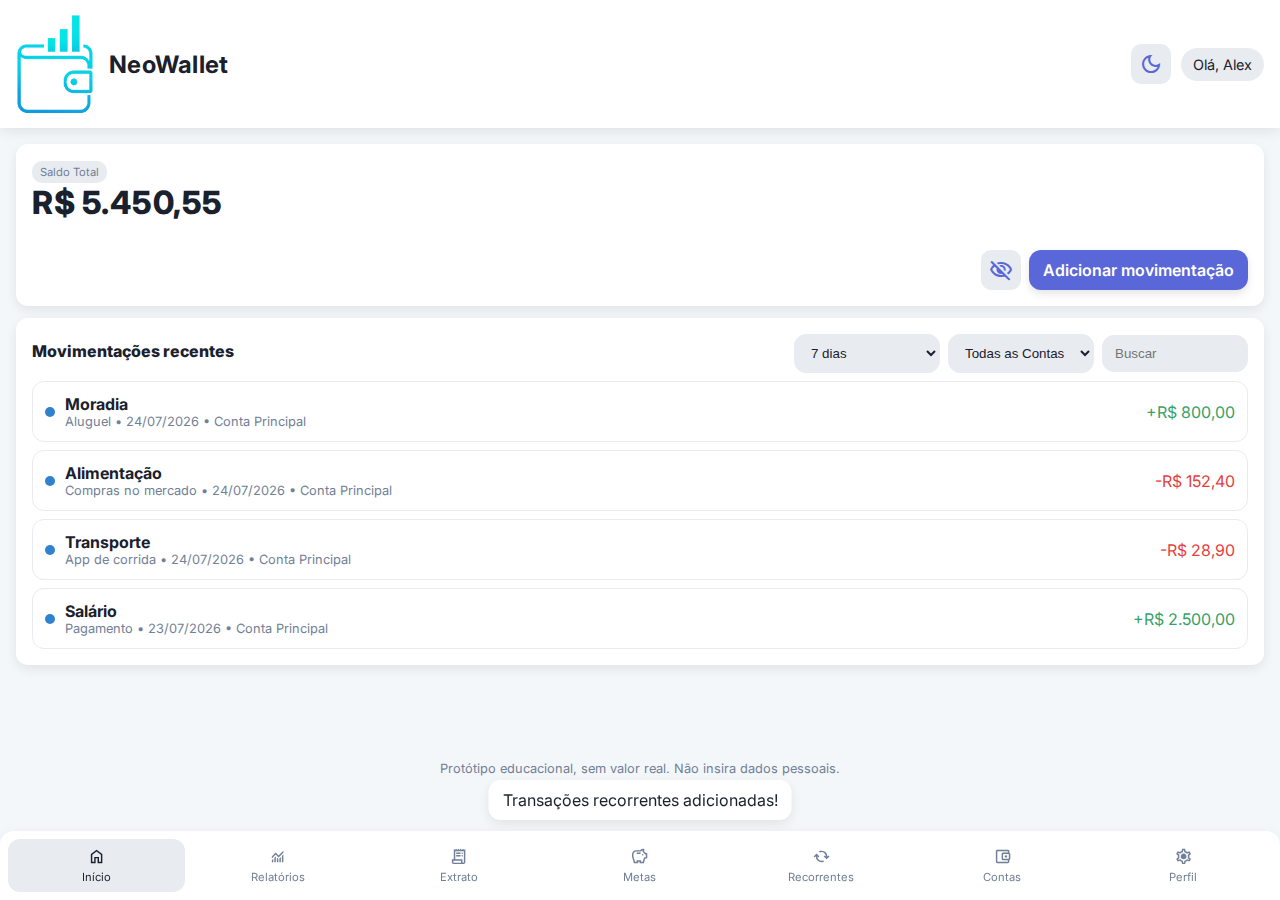
<file: index.html>
<!DOCTYPE html>
<html lang="pt-BR">
  <head>
    <meta charset="utf-8" />
    <meta name="viewport" content="width=device-width, initial-scale=1" />
    <title>NeoWallet — Controle de Finanças</title>
    <meta
      name="description"
      content="Controle de finanças pessoais (somente UI). Sem marcas reais. HTML, CSS e JS puro."
    />
    <link rel="preconnect" href="https://fonts.googleapis.com" />
    <link rel="preconnect" href="https://fonts.gstatic.com" crossorigin />
    <link
      href="https://fonts.googleapis.com/css2?family=Inter:wght@400;600;700;800&display=swap"
      rel="stylesheet"
    />
    <link
      href="https://fonts.googleapis.com/css2?family=Material+Symbols+Outlined:opsz,wght,FILL,GRAD@20..48,100..700,0..1,-50..200"
      rel="stylesheet"
    />
    <style>
      /* ============================
      NeoWallet — CSS (mobile-first)
      ============================ */
      :root {
        --bg: #f4f7f9;
        --surface: #ffffff;
        --surface-2: #e8ecf1;
        --text: #1a202c;
        --muted: #718096;
        --primary: #5a67d8;
        --primary-contrast: #ffffff;
        --accent: #3182ce;
        --danger: #e53e3e;
        --warning: #dd6b20;
        --success: #38a169;
        --shadow: 0 4px 12px rgba(0, 0, 0, 0.08);
        --radius: 12px;
      }
      body[data-theme="dark"] {
        --bg: #1a202c;
        --surface: #2d3748;
        --surface-2: #4a5568;
        --text: #e2e8f0;
        --muted: #a0aec0;
        --primary: #667eea;
        --primary-contrast: #ffffff;
        --accent: #63b3ed;
        --danger: #e53e3e;
        --warning: #dd6b20;
        --success: #48bb78;
        --shadow: 0 4px 12px rgba(0, 0, 0, 0.4);
      }

      /* Scrollbar moderna */
      ::-webkit-scrollbar {
        width: 8px;
        background-color: var(--surface-2);
        border-radius: 10px;
      }
      ::-webkit-scrollbar-thumb {
        background-color: var(--muted);
        border-radius: 10px;
      }
      body[data-theme="dark"] ::-webkit-scrollbar-track {
        background-color: var(--surface-2);
      }
      body[data-theme="dark"] ::-webkit-scrollbar-thumb {
        background-color: var(--muted);
      }

      * {
        box-sizing: border-box;
      }
      html,
      body {
        height: 100%;
        margin: 0;
        font-family: "Inter", ui-sans-serif, system-ui, -apple-system, Segoe UI,
          Roboto, Ubuntu, Cantarell, Noto Sans, Arial, "Apple Color Emoji",
          "Segoe UI Emoji";
        background: var(--bg);
        color: var(--text);
        transition: background-color 0.3s, color 0.3s;
      }
      a {
        color: inherit;
        text-decoration: none;
      }
      button {
        font: inherit;
        cursor: pointer;
        transition: background-color 0.2s, transform 0.08s;
      }
      .container {
        padding: 16px;
        padding-bottom: 80px;
        transition: opacity 0.3s;
      }
      .container.fade-out {
        opacity: 0;
      }

      /* App Shell */
      .appbar {
        position: sticky;
        top: 0;
        z-index: 10;
        display: flex;
        align-items: center;
        justify-content: space-between;
        padding: 14px 16px;
        background: var(--surface);
        box-shadow: var(--shadow);
      }
      .appbar-title {
        display: flex;
        align-items: center;
        gap: 8px;
        font-size: 1.5rem;
        font-weight: 700;
        letter-spacing: 0.3px;
      }
      .appbar-title img {
        height: 100px;
        width: auto;
      }
      .appbar-actions {
        display: flex;
        gap: 10px;
        align-items: center;
      }
      .chip {
        background: var(--surface-2);
        padding: 8px 12px;
        border-radius: 999px;
        font-size: 0.9rem;
      }
      .bottomnav {
        position: fixed;
        bottom: 0;
        left: 0;
        right: 0;
        z-index: 10;
        display: flex;
        justify-content: space-around;
        gap: 4px;
        background: var(--surface);
        box-shadow: var(--shadow);
        padding: 8px;
        border-top-left-radius: 14px;
        border-top-right-radius: 14px;
      }
      .bottomnav a {
        display: flex;
        flex-direction: column;
        align-items: center;
        justify-content: center;
        padding: 8px 6px;
        border-radius: 12px;
        font-size: 0.7rem;
        color: var(--muted);
        flex: 1;
        transition: background-color 0.2s, color 0.2s;
      }
      .bottomnav a:hover {
        background: var(--surface-2);
        color: var(--text);
      }
      .bottomnav a .icon {
        font-size: 1.2rem;
        margin-bottom: 4px;
      }
      .bottomnav a.active {
        background: var(--surface-2);
        color: var(--text);
      }

      /* Card */
      .card {
        background: var(--surface);
        padding: 16px;
        border-radius: var(--radius);
        box-shadow: var(--shadow);
      }
      .row {
        display: flex;
        gap: 12px;
      }
      .row.wrap {
        flex-wrap: wrap;
      }
      .row.center {
        align-items: center;
      }
      .col {
        display: flex;
        flex-direction: column;
        gap: 12px;
      }

      /* Botões */
      .btn {
        background: var(--primary);
        color: var(--primary-contrast);
        border: none;
        padding: 10px 14px;
        border-radius: 12px;
        font-weight: 600;
        transition: transform 0.08s ease, box-shadow 0.2s;
        box-shadow: 0 4px 8px rgba(0, 0, 0, 0.1);
      }
      .btn:hover {
        box-shadow: 0 6px 12px rgba(0, 0, 0, 0.15);
      }
      .btn:active {
        transform: translateY(1px) scale(0.99);
      }
      .btn.ghost {
        background: var(--surface-2);
        color: var(--text);
        box-shadow: none;
      }
      .btn.ghost:hover {
        background: var(--muted);
        color: var(--surface);
      }
      .btn.tonal {
        background: var(--surface-2);
        color: var(--primary);
        box-shadow: none;
      }
      .btn.tonal:hover {
        background: var(--muted);
        color: var(--surface);
      }
      .btn.icon {
        padding: 8px;
        border-radius: 10px;
        display: inline-flex;
        align-items: center;
        justify-content: center;
        color: var(--primary);
        background: var(--surface-2);
        box-shadow: none;
      }
      .btn.icon svg {
        width: 20px;
        height: 20px;
      }
      body[data-theme="dark"] .btn.icon {
        color: var(--primary);
      }

      .balance {
        font-size: 2rem;
        font-weight: 800;
        letter-spacing: 0.5px;
      }
      .balance.masked {
        font-size: 1.5rem;
        letter-spacing: 2px;
      }

      .actions {
        display: grid;
        grid-template-columns: repeat(3, 1fr);
        gap: 10px;
      }
      @media (min-width: 768px) {
        .actions {
          grid-template-columns: repeat(4, 1fr);
        }
      }

      .list {
        display: flex;
        flex-direction: column;
        gap: 8px;
      }
      .item {
        display: flex;
        align-items: center;
        justify-content: space-between;
        padding: 12px;
        border-radius: 12px;
        background: var(--surface);
        border: 1px solid var(--surface-2);
        transition: background-color 0.2s, box-shadow 0.2s;
      }
      .item:hover {
        background: var(--surface-2);
      }
      .item .left {
        display: flex;
        gap: 10px;
        align-items: center;
      }
      .item .dot {
        width: 10px;
        height: 10px;
        border-radius: 50%;
        background: var(--accent);
      }
      .item .title {
        font-weight: 700;
      }
      .item .subtitle {
        font-size: 0.8rem;
        color: var(--muted);
      }
      .amount.plus {
        color: var(--success);
      }
      .amount.minus {
        color: var(--danger);
      }

      .section-title {
        font-size: 1rem;
        font-weight: 800;
        margin: 2px 0 8px;
      }

      /* Inputs */
      .field {
        display: flex;
        flex-direction: column;
        gap: 6px;
      }
      .field label {
        font-size: 0.85rem;
        color: var(--muted);
      }
      .input,
      select,
      textarea {
        width: 100%;
        padding: 10px 12px;
        border-radius: 12px;
        border: 1px solid var(--surface-2);
        outline: none;
        background: var(--surface-2);
        color: var(--text);
        transition: border-color 0.2s;
      }
      .input:focus,
      select:focus,
      textarea:focus {
        border-color: var(--primary);
      }
      body[data-theme="dark"] .input,
      body[data-theme="dark"] select,
      body[data-theme="dark"] textarea {
        border-color: #4a5568;
        background: #2d3748;
      }

      /* Modals */
      .modal-backdrop {
        position: fixed;
        inset: 0;
        background: rgba(0, 0, 0, 0.5);
        display: none;
        align-items: center;
        justify-content: center;
        z-index: 50;
        transition: opacity 0.3s;
      }
      .modal {
        width: min(520px, 92vw);
        background: var(--surface);
        border-radius: 18px;
        padding: 16px;
        box-shadow: var(--shadow);
        border: 1px solid var(--surface-2);
      }
      .modal-header {
        display: flex;
        align-items: center;
        justify-content: space-between;
        margin-bottom: 8px;
      }

      /* Toast */
      .toast {
        position: fixed;
        left: 50%;
        transform: translateX(-50%);
        bottom: 80px;
        background: var(--surface);
        padding: 10px 14px;
        border-radius: 12px;
        display: none;
        box-shadow: var(--shadow);
      }

      /* Skeleton */
      .skeleton {
        background: linear-gradient(
          90deg,
          var(--surface-2) 25%,
          var(--muted) 50%,
          var(--surface-2) 75%
        );
        background-size: 200% 100%;
        animation: shimmer 1.2s infinite;
        border-radius: 12px;
        height: 16px;
      }
      body[data-theme="dark"] .skeleton {
        background: linear-gradient(
          90deg,
          #4a5568 25%,
          #718096 50%,
          #4a5568 75%
        );
      }
      @keyframes shimmer {
        0% {
          background-position: 200% 0;
        }
        100% {
          background-position: -200% 0;
        }
      }

      /* Responsive */
      @media (min-width: 768px) {
        .grid-2 {
          display: grid;
          grid-template-columns: 1.1fr 1fr;
          gap: 12px;
        }
      }

      footer.note {
        text-align: center;
        font-size: 0.8rem;
        color: var(--muted);
        padding: 16px;
      }
      .badge {
        display: inline-block;
        font-size: 0.7rem;
        padding: 4px 8px;
        border-radius: 10px;
        background: var(--surface-2);
        color: var(--muted);
      }

      /* Progess Bar */
      .progress-bar-container {
        width: 100%;
        background-color: var(--surface-2);
        border-radius: 999px;
        height: 8px;
        overflow: hidden;
      }
      .progress-bar {
        background-color: var(--primary);
        height: 100%;
        border-radius: 999px;
        transition: width 0.3s ease-in-out;
      }
      .progress-bar.success {
        background-color: var(--success);
      }
      .progress-bar.danger {
        background-color: var(--danger);
      }

      /* Empty State */
      .empty-state {
        text-align: center;
        padding: 32px 16px;
        color: var(--muted);
      }
      .empty-state svg {
        width: 80px;
        height: 80px;
        margin-bottom: 12px;
      }
      .empty-state .material-symbols-outlined {
        font-size: 4rem;
        margin-bottom: 1rem;
      }

      /* Pie Chart */
      .pie-chart {
        width: 100%;
        height: 200px;
        display: flex;
        justify-content: center;
        align-items: center;
      }
      .pie-chart svg {
        width: 180px;
        height: 180px;
        transform: rotate(-90deg);
      }
      .pie-chart-legend {
        list-style: none;
        padding: 0;
        display: flex;
        flex-wrap: wrap;
        gap: 8px;
        font-size: 0.8rem;
      }
      .pie-chart-legend li {
        display: flex;
        align-items: center;
      }
      .pie-chart-legend li .dot {
        width: 8px;
        height: 8px;
        border-radius: 50%;
        margin-right: 6px;
      }
    </style>
  </head>
  <body>
    <header class="appbar" role="banner">
      <div class="appbar-title" aria-label="Aplicativo NeoWallet">
        <img src="logo.png" alt="Logo do NeoWallet" />
        <span>NeoWallet</span>
      </div>
      <div class="appbar-actions">
        <button
          id="themeToggle"
          class="btn icon"
          aria-label="Alternar tema"
          title="Tema claro/escuro"
        >
          <span class="material-symbols-outlined">light_mode</span>
        </button>
        <span class="chip" aria-live="polite" id="greeting">Olá</span>
      </div>
    </header>

    <main id="view" class="container" role="main" aria-live="polite"></main>

    <nav class="bottomnav" role="navigation" aria-label="Navegação inferior">
      <a href="#/dashboard" id="nav-dashboard" aria-label="Início">
        <span class="icon material-symbols-outlined">home</span
        ><span>Início</span>
      </a>
      <a href="#/relatorios" id="nav-relatorios" aria-label="Relatórios">
        <span class="icon material-symbols-outlined">monitoring</span
        ><span>Relatórios</span>
      </a>
      <a href="#/extrato" id="nav-extrato" aria-label="Extrato">
        <span class="icon material-symbols-outlined">receipt_long</span
        ><span>Extrato</span>
      </a>
      <a href="#/metas" id="nav-metas" aria-label="Metas">
        <span class="icon material-symbols-outlined">savings</span
        ><span>Metas</span>
      </a>
      <a href="#/recorrentes" id="nav-recorrentes" aria-label="Recorrentes">
        <span class="icon material-symbols-outlined">cached</span
        ><span>Recorrentes</span>
      </a>
      <a href="#/contas" id="nav-contas" aria-label="Contas">
        <span class="icon material-symbols-outlined"
          >account_balance_wallet</span
        ><span>Contas</span>
      </a>
      <a href="#/perfil" id="nav-perfil" aria-label="Perfil">
        <span class="icon material-symbols-outlined">settings</span
        ><span>Perfil</span>
      </a>
    </nav>

    <footer class="note">
      Protótipo educacional, sem valor real. Não insira dados pessoais.
    </footer>

    <div
      class="modal-backdrop"
      id="modalBackdrop"
      role="dialog"
      aria-modal="true"
      aria-hidden="true"
    ></div>
    <div class="toast" id="toast" role="status" aria-live="polite"></div>

    <script>
      // ============================
      // NeoWallet — JS puro
      // ============================
      const $ = (s) => document.querySelector(s);
      const $$ = (s) => document.querySelectorAll(s);

      const StorageKey = "neowallet.v5";
      const State = {
        data: null,
        load() {
          try {
            const raw = localStorage.getItem(StorageKey);
            if (raw) {
              this.data = JSON.parse(raw);
            }
          } catch {}
          if (!this.data) this.data = this.seed();
        },
        save() {
          localStorage.setItem(StorageKey, JSON.stringify(this.data));
        },
        reset() {
          localStorage.removeItem(StorageKey);
          this.data = this.seed();
        },
        seed() {
          const mainAccountId = uid();
          return {
            theme: "light",
            balanceVisible: true,
            profile: { name: "Alex", email: "alex@example.com", lang: "pt-BR" },
            accounts: [
              { id: mainAccountId, name: "Conta Principal", balance: 1250.55 },
              { id: uid(), name: "Poupança", balance: 5000.0 },
            ],
            categories: [
              { name: "Moradia", budget: 800 },
              { name: "Alimentação", budget: 400 },
              { name: "Transporte", budget: 150 },
              { name: "Lazer", budget: 200 },
              { name: "Saúde", budget: 100 },
              { name: "Outros", budget: 0 },
            ],
            tx: [
              {
                id: uid(),
                date: daysAgo(1),
                type: "crédito",
                category: "Salário",
                desc: "Pagamento",
                amount: 2500.0,
                accountId: mainAccountId,
              },
              {
                id: uid(),
                date: daysAgo(0),
                type: "débito",
                category: "Alimentação",
                desc: "Compras no mercado",
                amount: -152.4,
                accountId: mainAccountId,
              },
              {
                id: uid(),
                date: daysAgo(0),
                type: "débito",
                category: "Transporte",
                desc: "App de corrida",
                amount: -28.9,
                accountId: mainAccountId,
              },
            ],
            recurringTx: [
              {
                id: uid(),
                name: "Aluguel",
                amount: 800,
                category: "Moradia",
                type: "débito",
                accountId: mainAccountId,
                frequency: "monthly",
                lastAddedDate: daysAgo(30),
              },
              {
                id: uid(),
                name: "Assinatura de streaming",
                amount: 29.9,
                category: "Lazer",
                type: "débito",
                accountId: mainAccountId,
                frequency: "monthly",
                lastAddedDate: daysAgo(15),
              },
            ],
            goals: [
              {
                id: uid(),
                name: "Reserva de Emergência",
                target: 10000,
                saved: 5000,
                deadline: "2026-12-31",
              },
              {
                id: uid(),
                name: "Viagem para a praia",
                target: 2500,
                saved: 500,
                deadline: "2026-06-30",
              },
            ],
          };
        },
      };

      function uid() {
        return Math.random().toString(36).slice(2, 10);
      }
      function daysAgo(n) {
        const d = new Date();
        d.setDate(d.getDate() - n);
        return d.toISOString();
      }
      function formatBRL(v) {
        return v.toLocaleString("pt-BR", {
          style: "currency",
          currency: "BRL",
        });
      }

      function toast(msg) {
        const t = $("#toast");
        t.textContent = msg;
        t.style.display = "block";
        clearTimeout(t._h);
        t._h = setTimeout(() => (t.style.display = "none"), 2200);
      }

      function setTheme(theme) {
        document.body.dataset.theme = theme;
        const icon = $("#themeToggle .material-symbols-outlined");
        icon.textContent = theme === "dark" ? "light_mode" : "dark_mode";
      }

      function setActiveNav() {
        $$(".bottomnav a").forEach((a) => a.classList.remove("active"));
        const hash = location.hash.replace("#/", "") || "dashboard";
        const el = document.getElementById("nav-" + hash);
        if (el) el.classList.add("active");
      }

      function checkRecurringTx() {
        const now = new Date();
        let changed = false;
        State.data.recurringTx.forEach((rtx) => {
          const last = new Date(rtx.lastAddedDate);
          let shouldAdd = false;

          if (
            (rtx.frequency === "monthly" &&
              now.getMonth() !== last.getMonth()) ||
            now.getFullYear() !== last.getFullYear()
          ) {
            shouldAdd = true;
          } else if (
            rtx.frequency === "weekly" &&
            now.getDate() - last.getDate() >= 7
          ) {
            shouldAdd = true;
          }

          if (shouldAdd) {
            const account = State.data.accounts.find(
              (acc) => acc.id === rtx.accountId
            );
            if (account) {
              account.balance +=
                rtx.type === "crédito"
                  ? Math.abs(rtx.amount)
                  : -Math.abs(rtx.amount);
            }
            State.data.tx.push({
              id: uid(),
              date: now.toISOString(),
              type: rtx.type,
              category: rtx.category,
              desc: rtx.name,
              amount: rtx.amount,
              accountId: rtx.accountId,
            });
            rtx.lastAddedDate = now.toISOString();
            changed = true;
          }
        });

        if (changed) {
          State.save();
          toast("Transações recorrentes adicionadas!");
        }
      }

      // Router
      const Routes = {
        dashboard: renderDashboard,
        relatorios: renderRelatorios,
        extrato: renderTransactions,
        metas: renderMetas,
        contas: renderAccounts,
        recorrentes: renderRecurringTx,
        perfil: renderProfile,
      };

      function navigate() {
        setActiveNav();
        checkRecurringTx();
        const hash = (location.hash || "#/dashboard").replace("#/", "");
        const view = $("#view");

        view.classList.add("fade-out");
        setTimeout(() => {
          const fn = Routes[hash] || Routes.dashboard;
          view.innerHTML = "";
          fn(view);
          view.classList.remove("fade-out");
        }, 300);
      }

      // ---------- Modals ----------
      function openModal(title, contentHTML, actionsHTML) {
        const b = $("#modalBackdrop");
        b.innerHTML = `
        <div class="modal" role="document">
          <div class="modal-header">
            <strong>${title}</strong>
            <button class="btn ghost" aria-label="Fechar" onclick="closeModal()">✕</button>
          </div>
          <div class="col">${contentHTML}</div>
          <div class="row" style="margin-top:12px; justify-content:flex-end; gap:8px">${
            actionsHTML || ""
          }</div>
        </div>`;
        b.style.display = "flex";
        b.setAttribute("aria-hidden", "false");
        b.addEventListener("click", (e) => {
          if (e.target === b) closeModal();
        });
        const first = b.querySelector("input,select,textarea,button");
        if (first) first.focus();
      }
      function closeModal() {
        const b = $("#modalBackdrop");
        b.style.display = "none";
        b.setAttribute("aria-hidden", "true");
        b.innerHTML = "";
        navigate();
      }

      // ---------- CSV ----------
      function exportCSV() {
        const rows = [
          ["id", "data", "tipo", "categoria", "descricao", "valor", "conta"],
        ];
        State.data.tx.forEach((t) =>
          rows.push([
            t.id,
            new Date(t.date).toISOString(),
            t.type,
            t.category,
            t.desc,
            t.amount,
            State.data.accounts.find((acc) => acc.id === t.accountId)?.name ||
              "N/A",
          ])
        );
        const csv = rows
          .map((r) =>
            r
              .map((cell) =>
                typeof cell === "string" && cell.includes(",")
                  ? `"${cell.replace(/"/g, '""')}"`
                  : cell
              )
              .join(",")
          )
          .join("\n");
        const blob = new Blob([csv], { type: "text/csv;charset=utf-8;" });
        const a = document.createElement("a");
        a.href = URL.createObjectURL(blob);
        a.download = "extrato_neowallet.csv";
        a.click();
        URL.revokeObjectURL(a.href);
        toast("CSV exportado");
      }

      function getTotalBalance() {
        return State.data.accounts.reduce(
          (sum, account) => sum + account.balance,
          0
        );
      }

      // ---------- Screens ----------
      function renderDashboard(root) {
        const d = State.data;
        $("#greeting").textContent = `Olá, ${d.profile.name}`;

        const totalBalance = getTotalBalance();
        const balanceValue = d.balanceVisible
          ? formatBRL(totalBalance)
          : "••••••";

        const accountOptions = d.accounts
          .map((acc) => `<option value="${acc.id}">${acc.name}</option>`)
          .join("");

        const alertsHTML = checkAlerts();

        const listHTML = d.tx
          .slice()
          .sort((a, b) => new Date(b.date) - new Date(a.date))
          .slice(0, 8)
          .map(txItem)
          .join("");

        root.innerHTML = `
        ${
          alertsHTML
            ? `<section class="card" style="margin-bottom: 12px;"><div class="section-title" style="color: var(--danger);">Alertas</div><div class="list">${alertsHTML}</div></section>`
            : ""
        }
        
        <section class="card" aria-label="Resumo do Saldo">
          <div class="col">
           <div>
            <div class="badge">Saldo Total</div>
            <div class="balance ${
              !d.balanceVisible ? "masked" : ""
            }" id="balanceValue">${balanceValue}</div>
           </div>
           <div class="row center" style="gap:8px; margin-top: 16px; justify-content: flex-end;">
            <button class="btn icon" aria-label="Mostrar/Ocultar saldo" onclick="toggleBalanceVisibility()">
             ${
               d.balanceVisible
                 ? '<span class="material-symbols-outlined">visibility_off</span>'
                 : '<span class="material-symbols-outlined">visibility</span>'
             }
            </button>
            <button class="btn" aria-label="Adicionar movimentação" onclick="uiAddTx()">Adicionar movimentação</button>
           </div>
          </div>
        </section>

        <section class="card" style="margin-top:12px" aria-label="Extrato recente">
          <div class="row center" style="justify-content:space-between;">
            <div class="section-title">Movimentações recentes</div>
            <div class="row center" style="gap:8px">
              <select id="txFilter" class="input" aria-label="Filtro de período">
                <option value="7">7 dias</option>
                <option value="30">30 dias</option>
                <option value="all">Tudo</option>
              </select>
              <select id="accountFilter" class="input" aria-label="Filtro de conta">
                <option value="all">Todas as Contas</option>
                ${accountOptions}
              </select>
              <input id="txSearch" class="input" placeholder="Buscar" aria-label="Buscar" />
            </div>
          </div>
          <div id="txList" class="list" style="margin-top:8px">${
            listHTML ||
            emptyState("Nenhuma movimentação para exibir.", "list_alt")
          }</div>
        </section>
      `;

        const updateTxList = () => {
          const days = $("#txFilter").value;
          const accountId = $("#accountFilter").value;
          const q = ($("#txSearch").value || "").toLowerCase();
          const now = new Date();
          const items = State.data.tx
            .filter((t) => {
              const inDays =
                days === "all"
                  ? true
                  : (now - new Date(t.date)) / (1000 * 60 * 60 * 24) <=
                    parseInt(days);
              const matchesAccount =
                accountId === "all" ? true : t.accountId === accountId;
              const matches = (t.category + " " + t.desc)
                .toLowerCase()
                .includes(q);
              return inDays && matchesAccount && matches;
            })
            .sort((a, b) => new Date(b.date) - new Date(a.date));
          $("#txList").innerHTML =
            items.map(txItem).join("") ||
            emptyState("Nenhuma movimentação para exibir.", "list_alt");
        };
        $("#txFilter").addEventListener("change", updateTxList);
        $("#accountFilter").addEventListener("change", updateTxList);
        $("#txSearch").addEventListener("input", updateTxList);
      }

      function checkAlerts() {
        const now = new Date();
        const startOfMonth = new Date(now.getFullYear(), now.getMonth(), 1);
        let alerts = [];

        // Checar orçamentos
        const monthlyExpenses = State.data.tx
          .filter((t) => t.amount < 0 && new Date(t.date) >= startOfMonth)
          .reduce((acc, t) => {
            acc[t.category] = (acc[t.category] || 0) + Math.abs(t.amount);
            return acc;
          }, {});

        State.data.categories.forEach((cat) => {
          if (cat.budget > 0) {
            const spent = monthlyExpenses[cat.name] || 0;
            const progress = spent / cat.budget;
            if (progress >= 1) {
              alerts.push(`O orçamento de **${cat.name}** foi atingido!`);
            } else if (progress >= 0.8) {
              alerts.push(
                `Atenção: o orçamento de **${cat.name}** está quase no limite.`
              );
            }
          }
        });

        // Checar metas
        State.data.goals.forEach((goal) => {
          const deadline = new Date(goal.deadline);
          const remainingDays = (deadline - now) / (1000 * 60 * 60 * 24);
          if (
            remainingDays > 0 &&
            remainingDays <= 30 &&
            goal.saved < goal.target
          ) {
            alerts.push(
              `Faltam ${Math.round(
                remainingDays
              )} dias para o prazo da meta **${goal.name}**.`
            );
          }
        });

        if (alerts.length === 0) return "";

        return alerts
          .map(
            (msg) =>
              `<div class="item"><div class="left"><span class="material-symbols-outlined" style="color: var(--danger);">warning</span><div class="subtitle">${msg}</div></div></div>`
          )
          .join("");
      }

      function renderRelatorios(root) {
        const now = new Date();
        const startOfMonth = new Date(now.getFullYear(), now.getMonth(), 1);
        const thisMonthTx = State.data.tx.filter(
          (t) => new Date(t.date) >= startOfMonth
        );

        const totalReceita = thisMonthTx
          .filter((t) => t.type === "crédito")
          .reduce((sum, t) => sum + t.amount, 0);
        const totalDespesa = thisMonthTx
          .filter((t) => t.type === "débito")
          .reduce((sum, t) => sum + t.amount, 0);

        root.innerHTML = `
            <div class="card" style="margin-bottom:12px;">
                <div class="section-title">Resumo do Mês</div>
                <div class="row wrap center">
                    <div class="col" style="flex:1;">
                        <span class="subtitle" style="color: var(--success);">Receita Total</span>
                        <div style="font-size:1.2rem; font-weight:700;">${formatBRL(
                          totalReceita
                        )}</div>
                    </div>
                    <div class="col" style="flex:1;">
                        <span class="subtitle" style="color: var(--danger);">Despesa Total</span>
                        <div style="font-size:1.2rem; font-weight:700;">${formatBRL(
                          totalDespesa
                        )}</div>
                    </div>
                </div>
            </div>
            
            <div class="grid-2">
                <section class="card" aria-label="Gastos do mês">
                    <div class="section-title">Gastos por Categoria (${now.toLocaleString(
                      "pt-BR",
                      { month: "long" }
                    )})</div>
                    ${
                      monthlyExpenseSummary() ||
                      emptyState(
                        "Não há gastos registrados este mês.",
                        "pie_chart"
                      )
                    }
                </section>
                <section class="card" aria-label="Evolução do Saldo">
                    <div class="section-title">Evolução do Saldo</div>
                    <div id="chart" style="min-height: 200px">${renderBalanceChart()}</div>
                </section>
            </div>
            <section class="card" style="margin-top:12px;">
                <div class="section-title">Gráfico de Pizza</div>
                ${
                  renderPieChart() ||
                  emptyState(
                    "Não há despesas para exibir no gráfico.",
                    "pie_chart"
                  )
                }
            </section>
        `;
      }

      function renderBalanceChart() {
        const balanceHistory = getBalanceHistory();
        if (balanceHistory.length < 2) {
          return emptyState(
            "Adicione mais movimentações para ver o gráfico.",
            "analytics"
          );
        }

        const dates = balanceHistory.map((d) => d.date);
        const balances = balanceHistory.map((d) => d.balance);

        const svgWidth = 250;
        const svgHeight = 200;
        const margin = { top: 10, right: 10, bottom: 20, left: 50 };
        const chartWidth = svgWidth - margin.left - margin.right;
        const chartHeight = svgHeight - margin.top - margin.bottom;

        const minBalance = Math.min(...balances);
        const maxBalance = Math.max(...balances);
        const yScale = (balance) =>
          chartHeight -
          ((balance - minBalance) / (maxBalance - minBalance)) * chartHeight +
          margin.top;

        let pathData = "";
        if (balances.length > 0) {
          pathData = balances
            .map((balance, i) => {
              const x = (i / (balances.length - 1)) * chartWidth + margin.left;
              const y = yScale(balance);
              return `${i === 0 ? "M" : "L"} ${x},${y}`;
            })
            .join(" ");
        }

        return `
            <svg width="100%" height="${svgHeight}" viewBox="0 0 ${svgWidth} ${svgHeight}">
              <path d="${pathData}" fill="none" stroke="var(--primary)" stroke-width="2" />
              <g class="y-axis">
                <text x="0" y="${
                  yScale(minBalance) + 5
                }" font-size="10" fill="var(--muted)">${formatBRL(
          minBalance
        )}</text>
                <text x="0" y="${
                  yScale(maxBalance) + 5
                }" font-size="10" fill="var(--muted)">${formatBRL(
          maxBalance
        )}</text>
              </g>
            </svg>
          `;
      }

      function getBalanceHistory() {
        const sortedTx = State.data.tx.sort(
          (a, b) => new Date(a.date) - new Date(b.date)
        );
        if (sortedTx.length === 0) return [];

        const history = [];
        let currentBalance = State.data.accounts.reduce((sum, acc) => {
          const pastTx = sortedTx.filter((t) => new Date(t.date) > new Date());
          return sum + acc.balance - pastTx.reduce((s, t) => s + t.amount, 0);
        }, 0);

        history.push({
          date: new Date().toISOString(),
          balance: currentBalance,
        });

        const now = new Date();
        for (let i = sortedTx.length - 1; i >= 0; i--) {
          if (new Date(sortedTx[i].date) < now) {
            currentBalance -= sortedTx[i].amount;
            history.unshift({
              date: sortedTx[i].date,
              balance: currentBalance,
            });
          }
        }

        return history;
      }

      function renderPieChart() {
        const now = new Date();
        const startOfMonth = new Date(now.getFullYear(), now.getMonth(), 1);
        const thisMonthExpenses = State.data.tx.filter(
          (t) => new Date(t.date) >= startOfMonth && t.amount < 0
        );

        if (thisMonthExpenses.length === 0) return "";

        const expensesByCategory = thisMonthExpenses.reduce((acc, tx) => {
          const cat = tx.category;
          acc[cat] = (acc[cat] || 0) + Math.abs(tx.amount);
          return acc;
        }, {});

        const totalExpenses = Object.values(expensesByCategory).reduce(
          (sum, val) => sum + val,
          0
        );
        if (totalExpenses === 0) return "";

        const colors = [
          "#4299e1",
          "#ed8936",
          "#48bb78",
          "#9f7aea",
          "#e53e3e",
          "#ecc94b",
          "#667eea",
        ];
        let startAngle = 0;
        let legendHTML = "";
        let slicesHTML = "";
        let colorIndex = 0;

        for (const category in expensesByCategory) {
          const value = expensesByCategory[category];
          const percentage = value / totalExpenses;
          const endAngle = startAngle + percentage * 360;

          const x1 = 50 + 40 * Math.cos((Math.PI * startAngle) / 180);
          const y1 = 50 + 40 * Math.sin((Math.PI * startAngle) / 180);
          const x2 = 50 + 40 * Math.cos((Math.PI * endAngle) / 180);
          const y2 = 50 + 40 * Math.sin((Math.PI * endAngle) / 180);
          const largeArcFlag = percentage > 0.5 ? 1 : 0;
          const color = colors[colorIndex % colors.length];

          slicesHTML += `<path d="M 50,50 L ${x1},${y1} A 40,40 0 ${largeArcFlag},1 ${x2},${y2} Z" fill="${color}" />`;
          legendHTML += `<li><span class="dot" style="background:${color}"></span>${category} (${(
            percentage * 100
          ).toFixed(1)}%)</li>`;

          startAngle = endAngle;
          colorIndex++;
        }

        return `
            <div class="row wrap center" style="justify-content:space-between">
                <div class="pie-chart">
                    <svg viewBox="0 0 100 100">${slicesHTML}</svg>
                </div>
                <ul class="pie-chart-legend" style="flex:1">
                    ${legendHTML}
                </ul>
            </div>
          `;
      }

      function txItem(t) {
        const sign = t.amount >= 0 ? "plus" : "minus";
        const date = new Date(t.date).toLocaleDateString("pt-BR");
        const account =
          State.data.accounts.find((acc) => acc.id === t.accountId)?.name ||
          "N/A";
        return `<div class="item" role="listitem">
        <div class="left">
          <div class="dot"></div>
          <div>
            <div class="title">${t.category}</div>
            <div class="subtitle">${t.desc} • ${date} • ${account}</div>
          </div>
        </div>
        <div class="amount ${sign}">${t.amount >= 0 ? "+" : ""}${formatBRL(
          t.amount
        )}</div>
      </div>`;
      }

      function monthlyExpenseSummary() {
        const now = new Date();
        const startOfMonth = new Date(now.getFullYear(), now.getMonth(), 1);
        const thisMonthTx = State.data.tx.filter(
          (t) => new Date(t.date) >= startOfMonth
        );

        if (thisMonthTx.length === 0) {
          return emptyState(
            "Não há gastos registrados neste mês.",
            "pie_chart"
          );
        }

        const totalsByCategory = thisMonthTx.reduce((acc, tx) => {
          if (tx.amount < 0) {
            acc[tx.category] = (acc[tx.category] || 0) + Math.abs(tx.amount);
          }
          return acc;
        }, {});

        const categoriesHTML = State.data.categories
          .map((cat) => {
            const spent = totalsByCategory[cat.name] || 0;
            const budget = cat.budget;
            let progress = 0;
            let progressBarClass = "";

            if (budget > 0) {
              progress = Math.min((spent / budget) * 100, 100);
              if (progress > 80) {
                progressBarClass = "danger";
              } else if (progress > 50) {
                progressBarClass = "warning";
              } else {
                progressBarClass = "success";
              }
            } else {
              progressBarClass = "success";
            }

            return `
                <div>
                    <div class="row center" style="justify-content:space-between">
                        <div class="subtitle">${cat.name}</div>
                        <div class="subtitle">${formatBRL(spent)} / ${formatBRL(
              budget
            )}</div>
                    </div>
                    <div class="progress-bar-container">
                        <div class="progress-bar ${progressBarClass}" style="width: ${progress}%"></div>
                    </div>
                </div>
            `;
          })
          .join("");

        return `
            <div class="col" style="gap:8px">
                ${categoriesHTML}
            </div>
        `;
      }

      function renderTransactions(root) {
        const d = State.data;
        const listHTML = d.tx
          .slice()
          .sort((a, b) => new Date(b.date) - new Date(a.date))
          .map(txItem)
          .join("");

        root.innerHTML = `
        <section class="card" style="margin-top:12px" aria-label="Extrato completo">
          <div class="row center" style="justify-content:space-between;">
            <div class="section-title">Extrato Completo</div>
            <div class="row center" style="gap:8px">
              <button class="btn tonal" onclick="exportCSV()" aria-label="Exportar CSV">Exportar CSV</button>
            </div>
          </div>
          <div id="txList" class="list" style="margin-top:8px">${
            listHTML ||
            emptyState("Nenhuma movimentação para exibir.", "list_alt")
          }</div>
        </section>
        `;
      }

      function renderAccounts(root) {
        const d = State.data;
        const accountListHTML = d.accounts
          .map(
            (acc) => `
            <div class="item">
                <div class="left">
                    <div class="dot" style="background: var(--primary);"></div>
                    <div>
                        <div class="title">${acc.name}</div>
                        <div class="subtitle">${formatBRL(acc.balance)}</div>
                    </div>
                </div>
                <button class="btn ghost" onclick="uiEditAccount('${
                  acc.id
                }')">Editar</button>
            </div>
        `
          )
          .join("");

        root.innerHTML = `
            <section class="card">
                <div class="row center" style="justify-content:space-between;">
                    <div class="section-title">Suas Contas</div>
                    <button class="btn" onclick="uiAddAccount()">Adicionar Conta</button>
                </div>
                <div class="list" style="margin-top:8px">${
                  accountListHTML ||
                  emptyState(
                    "Nenhuma conta cadastrada.",
                    "account_balance_wallet"
                  )
                }</div>
            </section>
        `;
      }

      function renderMetas(root) {
        const goalsHTML = State.data.goals
          .map((goal) => {
            const progress = Math.min((goal.saved / goal.target) * 100, 100);
            const remaining = goal.target - goal.saved;
            const remainingText =
              remaining > 0
                ? `${formatBRL(remaining)} restantes`
                : "Concluída!";
            const deadline = new Date(goal.deadline).toLocaleDateString(
              "pt-BR"
            );

            return `
                <div class="item">
                    <div class="left">
                        <div class="dot"></div>
                        <div>
                            <div class="title">${goal.name}</div>
                            <div class="subtitle">
                                ${formatBRL(goal.saved)} de ${formatBRL(
              goal.target
            )} • Prazo: ${deadline}
                            </div>
                            <div class="progress-bar-container" style="margin-top: 4px; width: 150px;">
                                <div class="progress-bar ${
                                  progress === 100 ? "success" : ""
                                }" style="width: ${progress}%"></div>
                            </div>
                        </div>
                    </div>
                </div>
            `;
          })
          .join("");

        root.innerHTML = `
            <section class="card">
                <div class="row center" style="justify-content:space-between;">
                    <div class="section-title">Metas de Economia</div>
                    <button class="btn" onclick="uiAddGoal()">Nova Meta</button>
                </div>
                <div class="list" style="margin-top:8px;">
                    ${
                      goalsHTML ||
                      emptyState(
                        "Nenhuma meta de economia cadastrada.",
                        "savings"
                      )
                    }
                </div>
            </section>
        `;
      }

      function renderRecurringTx(root) {
        const listHTML = State.data.recurringTx
          .map(
            (rtx) => `
              <div class="item">
                  <div class="left">
                      <div class="dot" style="background: var(--primary);"></div>
                      <div>
                          <div class="title">${rtx.name}</div>
                          <div class="subtitle">${rtx.category} • ${
              rtx.frequency === "monthly" ? "Mensal" : "Semanal"
            } • Conta: ${
              State.data.accounts.find((acc) => acc.id === rtx.accountId)
                ?.name || "N/A"
            }</div>
                      </div>
                  </div>
                  <div class="amount ${
                    rtx.type === "crédito" ? "plus" : "minus"
                  }">${rtx.type === "crédito" ? "+" : ""}${formatBRL(
              rtx.amount
            )}</div>
              </div>
          `
          )
          .join("");

        root.innerHTML = `
              <section class="card">
                  <div class="row center" style="justify-content:space-between;">
                      <div class="section-title">Transações Recorrentes</div>
                      <button class="btn" onclick="uiAddRecurringTx()">Nova Recorrência</button>
                  </div>
                  <div class="list" style="margin-top:8px;">
                      ${
                        listHTML ||
                        emptyState(
                          "Nenhuma transação recorrente cadastrada.",
                          "cached"
                        )
                      }
                  </div>
              </section>
          `;
      }

      function renderCategories(root) {
        const d = State.data;
        const categoryListHTML = d.categories
          .map(
            (cat) => `
              <div class="item">
                  <div class="left">
                      <div class="dot" style="background: var(--primary);"></div>
                      <div>
                          <div class="title">${cat.name}</div>
                          <div class="subtitle">Orçamento: ${formatBRL(
                            cat.budget
                          )}</div>
                      </div>
                  </div>
                  <button class="btn ghost" onclick="uiEditCategory('${
                    cat.name
                  }')">Editar</button>
              </div>
          `
          )
          .join("");

        root.innerHTML = `
              <section class="card">
                  <div class="row center" style="justify-content:space-between;">
                      <div class="section-title">Categorias e Orçamentos</div>
                      <button class="btn" onclick="uiAddCategory()">Adicionar categoria</button>
                  </div>
                  <div class="list" style="margin-top:8px">${
                    categoryListHTML ||
                    emptyState("Nenhuma categoria cadastrada.", "label")
                  }</div>
              </section>
          `;
      }

      function renderProfile(root) {
        const d = State.data;
        root.innerHTML = `
        <section class="card">
          <div class="section-title">Perfil</div>
          <div class="row wrap">
            <div class="field"><label>Nome</label><input id="name" class="input" value="${d.profile.name}" /></div>
            <div class="field"><label>E-mail</label><input id="email" class="input" value="${d.profile.email}" /></div>
          </div>
          <div class="row" style="margin-top:10px; gap:8px">
            <button class="btn" onclick="uiSaveProfile()">Salvar</button>
            <button class="btn ghost" onclick="State.reset(); State.save(); navigate(); toast('App resetado');">Resetar app</button>
          </div>
        </section>

        <section class="card" style="margin-top:12px">
          <div class="section-title">Preferências</div>
          <div class="row" style="gap:8px">
            <button class="btn" onclick="toggleTheme()">Alternar tema</button>
          </div>
          <details style="margin-top:10px">
            <summary>FAQ</summary>
            <p class="subtitle">Este é um protótipo educacional. Não insira dados reais.</p>
          </details>
        </section>
      `;
      }

      // ---------- UI Actions ----------
      function uiAddAccount() {
        openModal(
          "Nova Conta",
          `
            <div class="field"><label>Nome da Conta</label><input id="accName" class="input" placeholder="Ex.: Conta Corrente" /></div>
            <div class="field"><label>Saldo Inicial</label><input id="accBalance" class="input" type="number" step="0.01" value="0" /></div>
          `,
          `
            <button class="btn ghost" onclick="closeModal()">Cancelar</button>
            <button class="btn" onclick="(function(){
                const name = $('#accName').value.trim();
                const balance = parseFloat($('#accBalance').value) || 0;
                if (!name) { toast('Nome inválido'); return; }
                if (State.data.accounts.find(c => c.name === name)) { toast('Conta já existe'); return; }
                State.data.accounts.push({ id: uid(), name, balance });
                State.save();
                closeModal();
                toast('Conta adicionada');
            })()">Salvar</button>
          `
        );
      }

      function uiEditAccount(accountId) {
        const account = State.data.accounts.find((acc) => acc.id === accountId);
        if (!account) return;

        openModal(
          `Editar ${account.name}`,
          `
            <div class="field"><label>Nome da Conta</label><input id="accName" class="input" value="${account.name}" /></div>
            <div class="field"><label>Novo Saldo</label><input id="accBalance" class="input" type="number" step="0.01" value="${account.balance}" /></div>
          `,
          `
            <button class="btn ghost" onclick="closeModal()">Cancelar</button>
            <button class="btn danger" onclick="(function(){
                if(State.data.accounts.length > 1 && confirm('Tem certeza que deseja excluir esta conta? As transações relacionadas não serão removidas.')) {
                    State.data.accounts = State.data.accounts.filter(acc => acc.id !== '${accountId}');
                    State.save();
                    closeModal();
                    toast('Conta excluída');
                } else if(State.data.accounts.length <= 1) {
                    toast('Não é possível excluir a única conta.');
                }
            })()">Excluir</button>
            <button class="btn" onclick="(function(){
                const newName = $('#accName').value.trim();
                const newBalance = parseFloat($('#accBalance').value) || 0;
                if (!newName) { toast('Nome inválido'); return; }
                const oldBalance = account.balance;
                
                account.name = newName;
                account.balance = newBalance;
                
                State.data.balance = getTotalBalance();
                State.save();
                closeModal();
                toast('Conta atualizada');
            })()">Salvar</button>
          `
        );
      }

      function uiAddTx() {
        const categoryOptions = State.data.categories
          .map((cat) => `<option value="${cat.name}">${cat.name}</option>`)
          .join("");
        const accountOptions = State.data.accounts
          .map((acc) => `<option value="${acc.id}">${acc.name}</option>`)
          .join("");
        openModal(
          "Adicionar movimentação",
          `
        <div class="row wrap">
          <div class="field" style="flex:1; min-width:140px">
            <label>Tipo</label>
            <select id="txType" class="input"><option value="crédito">Receita</option><option value="débito">Despesa</option></select>
          </div>
          <div class="field" style="flex:1; min-width:160px">
            <label>Categoria</label>
            <select id="txCat" class="input">${categoryOptions}</select>
          </div>
        </div>
        <div class="field"><label>Descrição</label><input id="txDesc" class="input" placeholder="Ex.: Compras" /></div>
        <div class="row wrap">
          <div class="field" style="flex:1; min-width:140px">
            <label>Valor</label>
            <input id="txVal" class="input" type="number" step="0.01" />
          </div>
          <div class="field" style="flex:1; min-width:180px">
            <label>Conta</label>
            <select id="txAccount" class="input">${accountOptions}</select>
          </div>
        </div>
        <div class="field"><label>Data</label><input id="txDate" class="input" type="date" value="${new Date()
          .toISOString()
          .slice(0, 10)}" /></div>
      `,
          `
        <button class="btn ghost" onclick="closeModal()">Cancelar</button>
        <button class="btn" onclick="(function(){
          const type=$('#txType').value; const cat=$('#txCat').value||'Outros'; const desc=$('#txDesc').value||''; const v=parseFloat($('#txVal').value||'0'); const dt=$('#txDate').value||new Date().toISOString().slice(0,10); const accountId = $('#txAccount').value;
          if(isNaN(v)||v===0){ toast('Informe um valor válido'); return; }
          const amount = type==='crédito'? Math.abs(v) : -Math.abs(v);
          
          const account = State.data.accounts.find(acc => acc.id === accountId);
          if (account) {
            account.balance += amount;
          }

          State.data.tx.push({ id: uid(), date: new Date(dt).toISOString(), type, category: cat, desc, amount, accountId });
          State.save(); 
          closeModal(); 
          toast('Movimentação adicionada');
        })()">Adicionar</button>
      `
        );
      }

      function uiAddCategory() {
        openModal(
          "Nova Categoria",
          `
                  <div class="field"><label>Nome da Categoria</label><input id="catName" class="input" placeholder="Ex.: Lazer" /></div>
                  <div class="field"><label>Orçamento Mensal (opcional)</label><input id="catBudget" class="input" type="number" step="0.01" placeholder="0.00" /></div>
              `,
          `
                  <button class="btn ghost" onclick="closeModal()">Cancelar</button>
                  <button class="btn" onclick="(function(){
                      const name = $('#catName').value.trim();
                      const budget = parseFloat($('#catBudget').value) || 0;
                      if (!name) { toast('Nome inválido'); return; }
                      if (State.data.categories.find(c => c.name === name)) { toast('Categoria já existe'); return; }
                      State.data.categories.push({ name, budget });
                      State.save();
                      closeModal();
                      toast('Categoria adicionada');
                  })()">Salvar</button>
              `
        );
      }

      function uiEditCategory(catName) {
        const category = State.data.categories.find((c) => c.name === catName);
        openModal(
          `Editar ${catName}`,
          `
                  <div class="field"><label>Novo Nome</label><input id="catName" class="input" value="${category.name}" /></div>
                  <div class="field"><label>Novo Orçamento Mensal</label><input id="catBudget" class="input" type="number" step="0.01" value="${category.budget}" /></div>
              `,
          `
                  <button class="btn ghost" onclick="closeModal()">Cancelar</button>
                  <button class="btn danger" onclick="(function(){
                      if (confirm('Tem certeza que deseja excluir esta categoria? As transações existentes não serão alteradas.')) {
                          State.data.categories = State.data.categories.filter(c => c.name !== '${catName}');
                          State.save();
                          closeModal();
                          toast('Categoria excluída');
                      }
                  })()">Excluir</button>
                  <button class="btn" onclick="(function(){
                      const name = $('#catName').value.trim();
                      const budget = parseFloat($('#catBudget').value) || 0;
                      if (!name) { toast('Nome inválido'); return; }
                      category.name = name;
                      category.budget = budget;
                      State.save();
                      closeModal();
                      toast('Categoria atualizada');
                  })()">Salvar</button>
              `
        );
      }

      function uiAddGoal() {
        openModal(
          "Nova Meta",
          `
                  <div class="field"><label>Nome da Meta</label><input id="goalName" class="input" placeholder="Ex.: Entrada para o carro" /></div>
                  <div class="field"><label>Valor Total</label><input id="goalTarget" class="input" type="number" step="0.01" placeholder="0.00" /></div>
                  <div class="field"><label>Valor Já Salvo</label><input id="goalSaved" class="input" type="number" step="0.01" value="0" /></div>
                  <div class="field"><label>Prazo</label><input id="goalDeadline" class="input" type="date" /></div>
              `,
          `
                  <button class="btn ghost" onclick="closeModal()">Cancelar</button>
                  <button class="btn" onclick="(function(){
                      const name = $('#goalName').value.trim();
                      const target = parseFloat($('#goalTarget').value) || 0;
                      const saved = parseFloat($('#goalSaved').value) || 0;
                      const deadline = $('#goalDeadline').value;
                      if (!name || target <= 0 || !deadline) { toast('Preencha todos os campos corretamente'); return; }
                      State.data.goals.push({ id: uid(), name, target, saved, deadline });
                      State.save();
                      closeModal();
                      toast('Meta adicionada');
                  })()">Salvar</button>
              `
        );
      }

      function uiAddRecurringTx() {
        const categoryOptions = State.data.categories
          .map((cat) => `<option value="${cat.name}">${cat.name}</option>`)
          .join("");
        const accountOptions = State.data.accounts
          .map((acc) => `<option value="${acc.id}">${acc.name}</option>`)
          .join("");
        openModal(
          "Nova Transação Recorrente",
          `
        <div class="field"><label>Nome</label><input id="rtxName" class="input" placeholder="Ex.: Aluguel" /></div>
        <div class="row wrap">
          <div class="field" style="flex:1; min-width:140px">
            <label>Tipo</label>
            <select id="rtxType" class="input"><option value="crédito">Receita</option><option value="débito">Despesa</option></select>
          </div>
          <div class="field" style="flex:1; min-width:160px">
            <label>Categoria</label>
            <select id="rtxCat" class="input">${categoryOptions}</select>
          </div>
        </div>
        <div class="row wrap">
          <div class="field" style="flex:1; min-width:140px">
            <label>Valor</label>
            <input id="rtxVal" class="input" type="number" step="0.01" />
          </div>
          <div class="field" style="flex:1; min-width:180px">
            <label>Conta</label>
            <select id="rtxAccount" class="input">${accountOptions}</select>
          </div>
        </div>
        <div class="field">
            <label>Frequência</label>
            <select id="rtxFreq" class="input">
                <option value="monthly">Mensal</option>
                <option value="weekly">Semanal</option>
            </select>
        </div>
      `,
          `
        <button class="btn ghost" onclick="closeModal()">Cancelar</button>
        <button class="btn" onclick="(function(){
          const name=$('#rtxName').value.trim(); const type=$('#rtxType').value; const cat=$('#rtxCat').value||'Outros'; const v=parseFloat($('#rtxVal').value||'0'); const accountId = $('#rtxAccount').value; const freq = $('#rtxFreq').value;
          if(!name||isNaN(v)||v===0){ toast('Preencha os campos corretamente'); return; }
          
          State.data.recurringTx.push({ id: uid(), name, type, amount: v, category: cat, accountId, frequency: freq, lastAddedDate: new Date().toISOString() });
          State.save(); 
          closeModal(); 
          toast('Recorrência adicionada');
        })()">Adicionar</button>
      `
        );
      }

      function uiSaveProfile() {
        const n = $("#name").value || "Usuário";
        const e = $("#email").value || "user@example.com";
        State.data.profile.name = n;
        State.data.profile.email = e;
        State.save();
        toast("Perfil salvo");
        $("#greeting").textContent = `Olá, ${n}`;
      }

      function toggleTheme() {
        const t = State.data.theme === "light" ? "dark" : "light";
        State.data.theme = t;
        State.save();
        setTheme(t);
      }

      function toggleBalanceVisibility() {
        State.data.balanceVisible = !State.data.balanceVisible;
        State.save();
        navigate();
      }

      function emptyState(message, icon) {
        return `
            <div class="empty-state">
                <span class="material-symbols-outlined" style="font-size: 4rem;">${icon}</span>
                <p class="subtitle">${message}</p>
            </div>
        `;
      }

      // ---------- Helpers ----------
      function copyText(txt) {
        navigator.clipboard.writeText(txt);
        toast("Copiado para a área de transferência");
      }

      function genRandomKey() {
        const s = Array.from(crypto.getRandomValues(new Uint8Array(12)))
          .map((v) => ("0" + (v % 36).toString(36)).slice(-1))
          .join("");
        return s.slice(0, 4) + "-" + s.slice(4, 8) + "-" + s.slice(8, 12);
      }

      function fakeQR(text) {
        let h = 0;
        for (let i = 0; i < text.length; i++) {
          h = (h * 31 + text.charCodeAt(i)) >>> 0;
        }
        const size = 21;
        const cell = 8;
        const pad = 8;
        let rects = "";
        for (let y = 0; y < size; y++) {
          for (let x = 0; x < size; x++) {
            const inFinder =
              (x < 7 && y < 7) ||
              (x > size - 8 && y < 7) ||
              (x < 7 && y > size - 8);
            let on = inFinder
              ? x === 0 ||
                x === 6 ||
                y === 0 ||
                y === 6 ||
                (x > 1 && x < 5 && y > 1 && y < 5)
              : (h >> (x * y + y) % 31) & 1;
            if (on) {
              rects += `<rect x="${pad + x * cell}" y="${
                pad + y * cell
              }" width="${cell}" height="${cell}" rx="1" ry="1"></rect>`;
            }
          }
        }
        const dim = pad * 2 + size * cell;
        return `<svg width="${dim}" height="${dim}" viewBox="0 0 ${dim} ${dim}" role="img" aria-label="QR ilustrativo"><rect width="100%" height="100%" fill="#fff" rx="12"/><g fill="#000">${rects}</g></svg>`;
      }

      // ---------- Init ----------
      State.load();
      setTheme(State.data.theme || "light");
      $("#themeToggle").addEventListener("click", toggleTheme);

      if (!location.hash) location.hash = "#/dashboard";
      window.addEventListener("hashchange", navigate);
      navigate();
    </script>
  </body>
</html>
</file>
